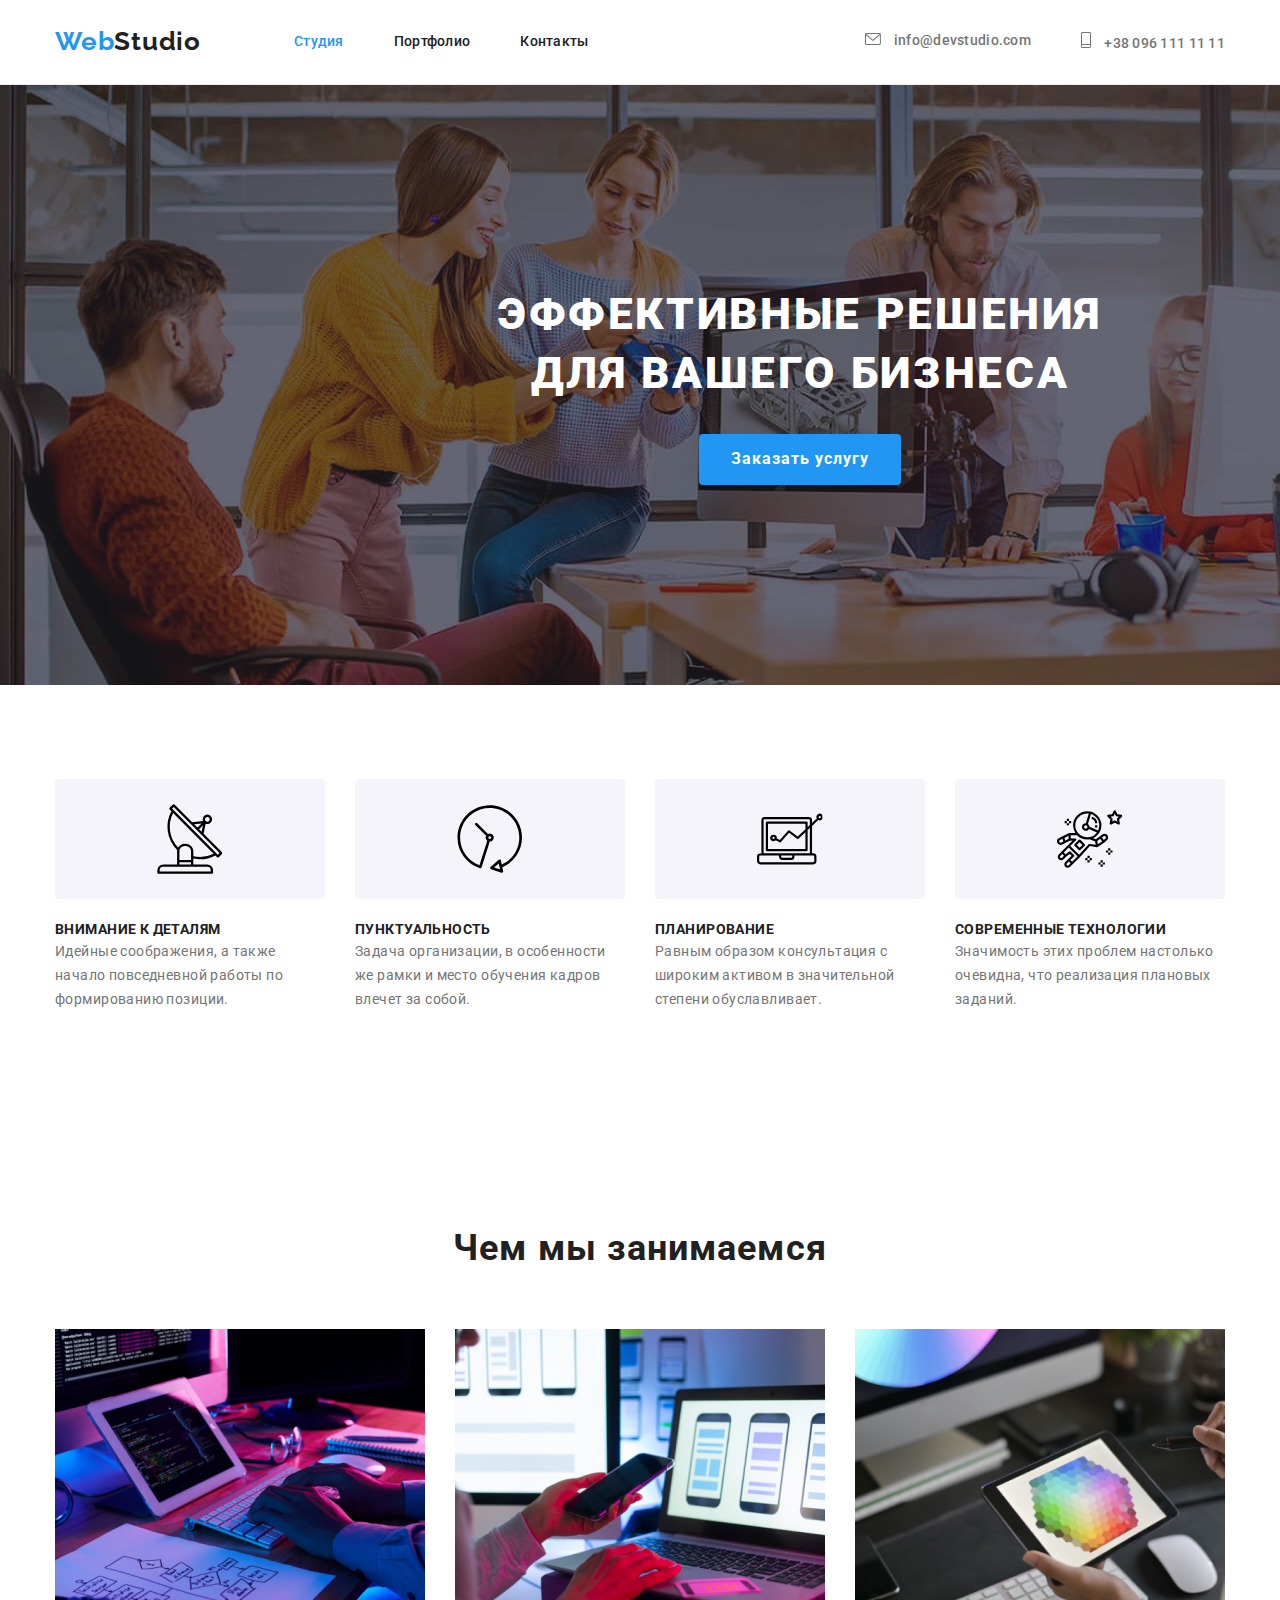
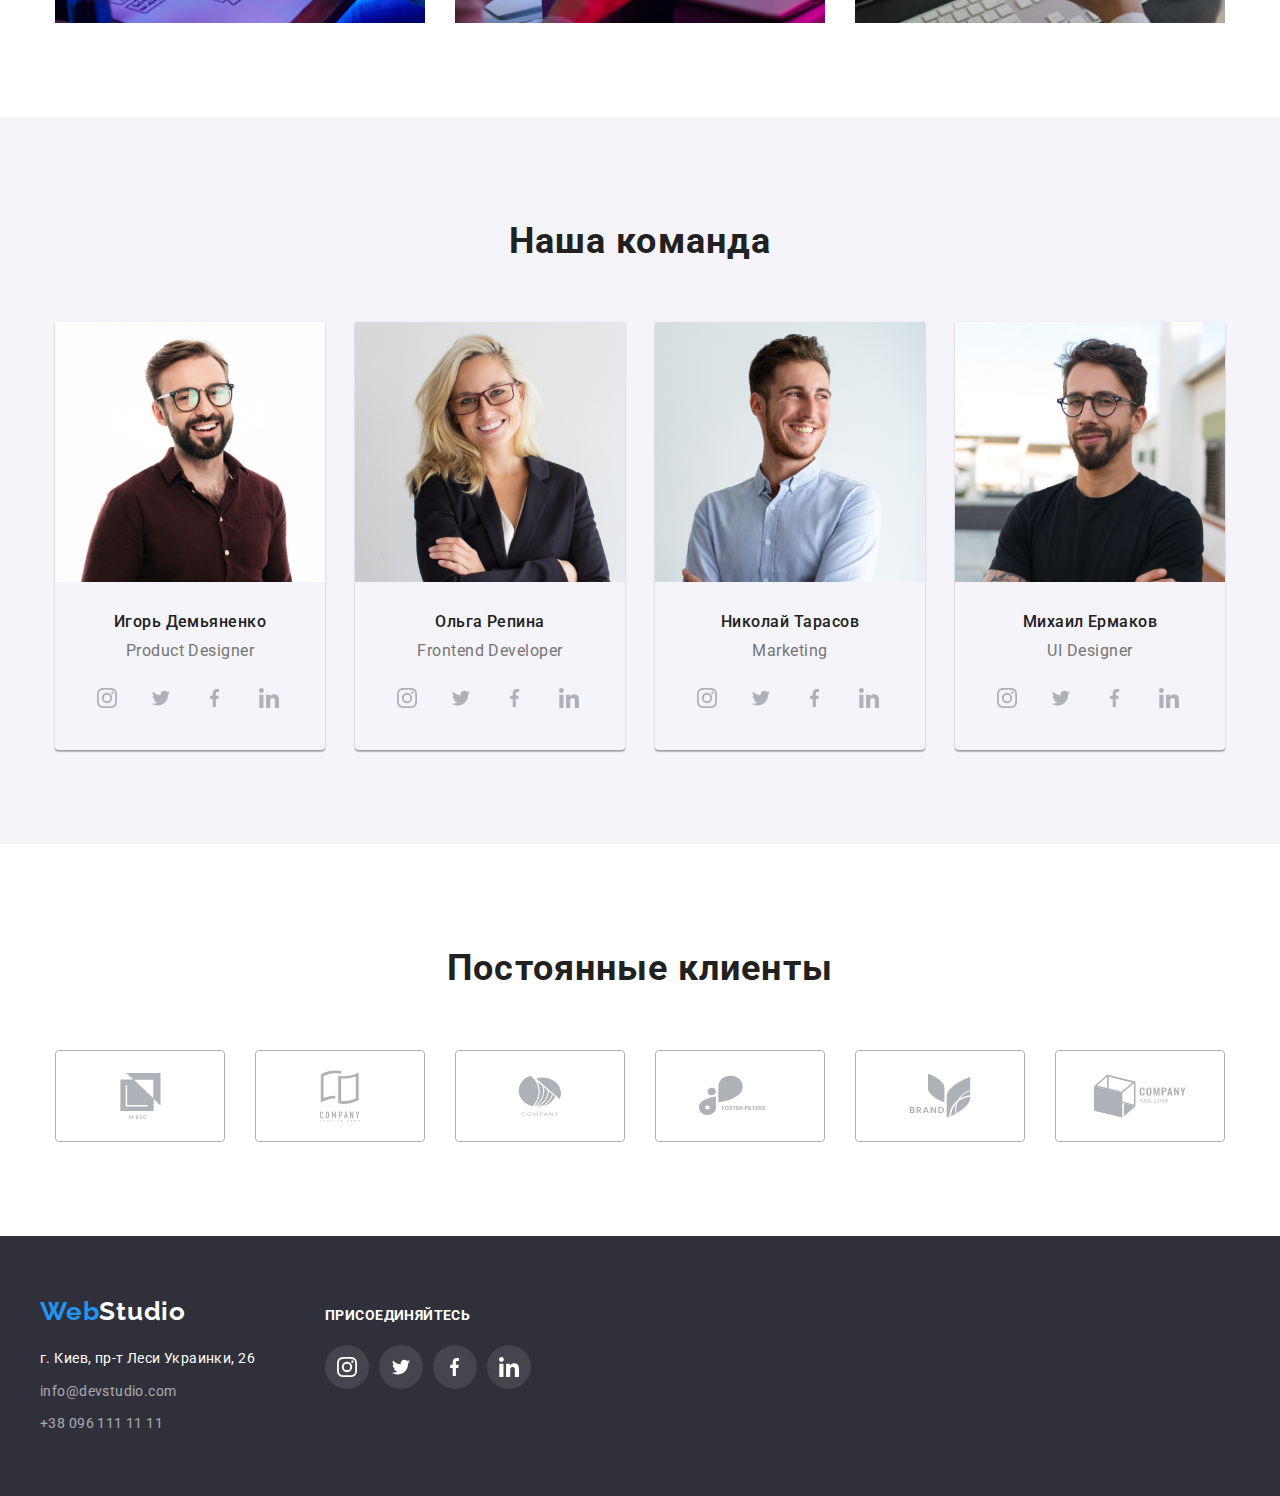
<file: index.html>
<!DOCTYPE html>
<html lang="ru">
<head>
    <meta charset="UTF-8">
    <meta http-equiv="X-UA-Compatible" content="IE=edge">
    <meta name="viewport" content="width=device-width, initial-scale=1.0">
    <title>Document</title>
    <link href="https://fonts.googleapis.com/css2?family=Raleway:wght@700&family=Roboto:wght@400;500;700;900&display=swap" rel="stylesheet">
    <link rel="stylesheet" href="https://cdnjs.cloudflare.com/ajax/libs/modern-normalize/1.0.0/modern-normalize.min.css">
    <link rel="stylesheet" href="./css/styles.css">
</head>
<body>
    <header class="header-page">
        <div class="container">
            <a href="" class="logo-header link"><span>Web</span>Studio</a>

            <nav class="nav">
                <ul class="nav-list list">
                    <li class="nav-item"><a href="./index.html" class="current link">Студия</a></li>
                    <li class="nav-item"><a href="./portfolio.html" class="link">Портфолио</a></li>
                    <li class="nav-item"><a href="" class="link">Контакты</a></li>
                </ul>   
            </nav>

            <ul class="contacts-header list">
                <li class="contact-item">
                    <a href="mailto:info@devstudio.com" class="link">
                        <svg class="icon-mail" width="16" hight="12">
                            <use href="img/symbol.svg#icon-mail"></use>
                        </svg>
                            info@devstudio.com</a>
                </li>
                   
                <li class="contact-item"><a href="tel:+380961111111" class="link">
                    <svg class="icon-phone">
                        <use href="img/symbol.svg#icon-phone"></use>
                    </svg>
                    +38 096 111 11 11</a>
                </li>
            </ul>
        </div>
    </header>
    <main>
        <section class="hero">
            <div container>
                <h1 class="hero-title">Эффективные решения <br> для вашего бизнеса</h1>
                <button type="button" class="hero-button">Заказать услугу</button>
            </div>            
        </section>

        <section class="soft-skills section">
            <div class="container"> 
                <h2 class="no-title title">Логический заголовок</h2>
                <ul class="soft-skills-list list">
                    <li class="soft-item item">
                        <div class="icon-div-soft">
                            <svg class="icon-vector-1" width="65.32" hight="70">
                                <use href="./img/symbol.svg#icon-vector-1"></use>
                            </svg>
                        </div>
                        <h3 class="list-title">Внимание к деталям</h3>
                        <p class="text">Идейные соображения, а также начало повседневной работы по формированию позиции.</p>
                    </li>
                    <li class="soft-item item">
                        <div class="icon-div-soft">
                            <svg class="icon-vector-2" width="65.32" hight="70">
                                <use href="./img/symbol.svg#icon-vector-2"></use>
                            </svg>
                        </div>
                        <h3 class="list-title">Пунктуальность</h3>
                        <p class="text">Задача организации, в особенности же рамки и место обучения кадров влечет за собой.</p>
                    </li>
                    <li class="soft-item item">
                        <div class="icon-div-soft">
                            <svg class="icon-vector-2" width="65.32" hight="70">
                                <use href="./img/symbol.svg#icon-vector-3"></use>
                            </svg>
                        </div>
                        <h3 class="list-title">Планирование</h3>
                        <p class="text">Равным образом консультация с широким активом в значительной степени обуславливает.</p>
                    </li>
                    <li class="soft-item item">
                        <div class="icon-div-soft">
                            <svg class="icon-vector-2" width="65.32" hight="70">
                                <use href="./img/symbol.svg#icon-vector-4"></use>
                            </svg>
                        </div>
                        <h3 class="list-title">Современные технологии</h3>
                        <p class="text">Значимость этих проблем настолько очевидна, что реализация плановых заданий.</p>
                    </li>
                </ul>
            </div>
        </section>
        <section class="busines section">
            <h2 class="title">Чем мы занимаемся</h2>
            <ul class="busines-list container list">
                <li class="item"><img src="./img/img.jpg" alt="Программирование" width="370"></li>
                <li class="item"><img src="./img/img(1).jpg" alt="Анализ" width="370"></li>
                <li class="item"><img src="./img/img(2).jpg" alt="Дизайн" width="370"></li>
            </ul>
        </section>
        <section class="team section">
            <h2 class="title">Наша команда</h2>
            <ul class="team-list list container">
                <li class="team-item  item">
                    <img src="./img/img(3).jpg" alt="Игорь Демьяненко" width="270">
                    <div class="team-group-div">
                        <h3 class="name-title">Игорь Демьяненко</h3>
                        <p class="position">Product Designer</p>
                        <ul class="social-list list">
                            <li class="social-item">
                                <a class="svg-container link" href="" width="44" height="44">
                                    <svg class="social-icon" width="20" height="20">
                                        <use href="./img/symbol.svg#icon-instagram"></use>
                                    </svg>
                                </a>
                            </li>
                            <li class="social-item">
                                <a class="svg-container link" href="" width="44" height="44">
                                    <svg class="social-icon" width="20" height="16.25">
                                        <use href="./img/symbol.svg#icon-twitter"></use>
                                    </svg>
                                </a>
                            </li>
                            <li class="social-item">
                                <a class="svg-container link" href="" width="44" height="44">
                                    <svg class="social-icon" width="10" height="20">
                                        <use href="./img/symbol.svg#icon-facebook"></use>
                                    </svg>
                                </a>
                            </li>
                            <li class="social-item">
                                <a class="svg-container link" href="" width="44" height="44">
                                    <svg class="social-icon" width="20" height="20">
                                        <use href="./img/symbol.svg#icon-linkedin"></use>
                                    </svg>
                                </a>
                            </li>
                        </ul>
                    </div>
                </li>
                <li class="team-item  item">
                    <img src="./img/img(4).jpg" alt="Ольга Репина" width="270">
                    <div class="team-group-div">
                        <h3 class="name-title">Ольга Репина</h3>
                        <p class="position">Frontend Developer</p>
                        <ul class="social-list list">
                            <li class="social-item">
                                <a class="svg-container link" href="" width="44" height="44">
                                    <svg class="social-icon" width="20" height="20">
                                        <use href="./img/symbol.svg#icon-instagram"></use>
                                    </svg>
                                </a>
                            </li>
                            <li class="social-item">
                                <a class="svg-container link" href="" width="44" height="44">
                                    <svg class="social-icon" width="20" height="16.25">
                                        <use href="./img/symbol.svg#icon-twitter"></use>
                                    </svg>
                                </a>
                            </li>
                            <li class="social-item">
                                <a class="svg-container link" href="" width="44" height="44">
                                    <svg class="social-icon" width="10" height="20">
                                        <use href="./img/symbol.svg#icon-facebook"></use>
                                    </svg>
                                </a>
                            </li>
                            <li class="social-item">
                                <a class="svg-container link" href="" width="44" height="44">
                                    <svg class="social-icon" width="20" height="20">
                                        <use href="./img/symbol.svg#icon-linkedin"></use>
                                    </svg>
                                </a>
                            </li>
                        </ul>  
                    </div>
                </li>
                <li class="team-item  item">
                    <img src="./img/img(5).jpg" alt="Николай Тарасов" width="270">
                    <div class="team-group-div">
                        <h3 class="name-title">Николай Тарасов</h3>
                        <p class="position">Marketing</p>
                        <ul class="social-list list">
                            <li class="social-item">
                                <a class="svg-container link" href="" width="44" height="44">
                                    <svg class="social-icon" width="20" height="20">
                                        <use href="./img/symbol.svg#icon-instagram"></use>
                                    </svg>
                                </a>
                            </li>
                            <li class="social-item">
                                <a class="svg-container link" href="" width="44" height="44">
                                    <svg class="social-icon" width="20" height="16.25">
                                        <use href="./img/symbol.svg#icon-twitter"></use>
                                    </svg>
                                </a>
                            </li>
                            <li class="social-item">
                                <a class="svg-container link" href="" width="44" height="44">
                                    <svg class="social-icon" width="10" height="20">
                                        <use href="./img/symbol.svg#icon-facebook"></use>
                                    </svg>
                                </a>
                            </li>
                            <li class="social-item">
                                <a class="svg-container link" href="" width="44" height="44">
                                    <svg class="social-icon" width="20" height="20">
                                        <use href="./img/symbol.svg#icon-linkedin"></use>
                                    </svg>
                                </a>
                            </li>
                        </ul>
                    </div>    
                </li>
                <li class="team-item item">
                    <img src="./img/img(6).jpg" alt="Михаил Ермаков" width="270">
                    <div class="team-group-div">
                        <h3 class="name-title">Михаил Ермаков</h3>
                        <p class="position">UI Designer</p>
                        <ul class="social-list list">
                            <li class="social-item">
                                <a class="svg-container link" href="" width="44" height="44">
                                    <svg class="social-icon" width="20" height="20">
                                        <use href="./img/symbol.svg#icon-instagram"></use>
                                    </svg>
                                </a>
                            </li>
                            <li class="social-item">
                                <a class="svg-container link" href="" width="44" height="44">
                                    <svg class="social-icon" width="20" height="16.25">
                                        <use href="./img/symbol.svg#icon-twitter"></use>
                                    </svg>
                                </a>
                            </li>
                            <li class="social-item">
                                <a class="svg-container link" href="" width="44" height="44">
                                    <svg class="social-icon" width="10" height="20">
                                        <use href="./img/symbol.svg#icon-facebook"></use>
                                    </svg>
                                </a>
                            </li>
                            <li class="social-item">
                                <a class="svg-container link" href="" width="44" height="44">
                                    <svg class="social-icon" width="20" height="20">
                                        <use href="./img/symbol.svg#icon-linkedin"></use>
                                    </svg>
                                </a>
                            </li>
                        </ul>
                    </div>
                </li>
            </ul>   
        </section>
        <section class="company section">
            <h2 class="title">Постоянные клиенты</h2>            
            <ul class="company-list container list">
                <li class="company-item">
                    <a class="company-link" href="">
                        <svg class="company-icon" width="41" height="46">
                            <use href="./img/symbol.svg#icon-yaco"></use>
                        </svg>
                    </a>
                </li>
                <li class="company-item">
                    <a class="company-link" href="">
                        <svg class="company-icon" width="40" height="52">
                            <use href="./img/symbol.svg#icon-comany-tag-line-here"></use>
                        </svg>
                    </a>
                </li>
                <li class="company-item">
                    <a class="company-link" href="">
                        <svg class="company-icon" width="43.46" height="41.18">
                            <use href="./img/symbol.svg#icon-company"></use>
                        </svg>
                    </a>
                </li>
                <li class="company-item">
                    <a class="company-link" href="">
                        <svg class="company-icon" width="84.44" height="40.62">
                            <use href="./img/symbol.svg#icon-foster-peters"></use>
                        </svg>
                    </a>
                </li>
                <li class="company-item">
                    <a class="company-link" href="">
                        <svg class="company-icon" width="62.54" height="45.43">
                            <use href="./img/symbol.svg#icon-brend"></use>
                        </svg>
                    </a>
                </li>
                <li class="company-item">
                    <a class="company-link" href="">
                        <svg class="company-icon" width="93.79" height="43.93">
                            <use href="./img/symbol.svg#icon-company-tg"></use>
                        </svg>
                    </a>
                </li>
            </ul>
        </section>
    </main>
    <footer class="site-footer">
        <div class="container footer">
        <div class="Logo-footer-container">
            <a href="" class="logo-footer link"><span>Web</span>Studio</a>
            <address class="address">
                <ul class="address-list list">
                    <li class="address-item"><a href="" class="address-link">г. Киев, пр-т Леси Украинки, 26</a></li>
                    <li class="address-item"><a href="mailto:info@devstudio.com" class="link">info@devstudio.com</a></li>
                    <li class="address-item"><a href="tel:+380961111111" class="link">+38 096 111 11 11</a></li>
                </ul>
            </address>
            </div>
            <div class="social-div">
                <b>присоединяйтесь</b>
                <ul class="social-list list">
                    <li class="social-item">
                        <a class="svg-container footer link" href="" width="44" height="44">
                            <svg class="social-icon" width="20" height="20">
                                <use href="./img/symbol.svg#icon-instagram"></use>
                            </svg>
                        </a>
                    </li>
                    <li class="social-item">
                        <a class="svg-container footer link" href="" width="44" height="44">
                            <svg class="social-icon" width="20" height="16.25">
                                <use href="./img/symbol.svg#icon-twitter"></use>
                            </svg>
                        </a>
                    </li>
                    <li class="social-item">
                        <a class="svg-container footer link" href="" width="44" height="44">
                            <svg class="social-icon" width="10" height="20">
                                <use href="./img/symbol.svg#icon-facebook"></use>
                            </svg>
                        </a>
                    </li>
                    <li class="social-item">
                        <a class="svg-container footer link" href="" width="44" height="44">
                            <svg class="social-icon" width="20" height="20">
                                <use href="./img/symbol.svg#icon-linkedin"></use>
                            </svg>
                        </a>
                    </li>
                </ul>
                </div>    
            </div>
    </footer>  
</body>
</html>
</file>
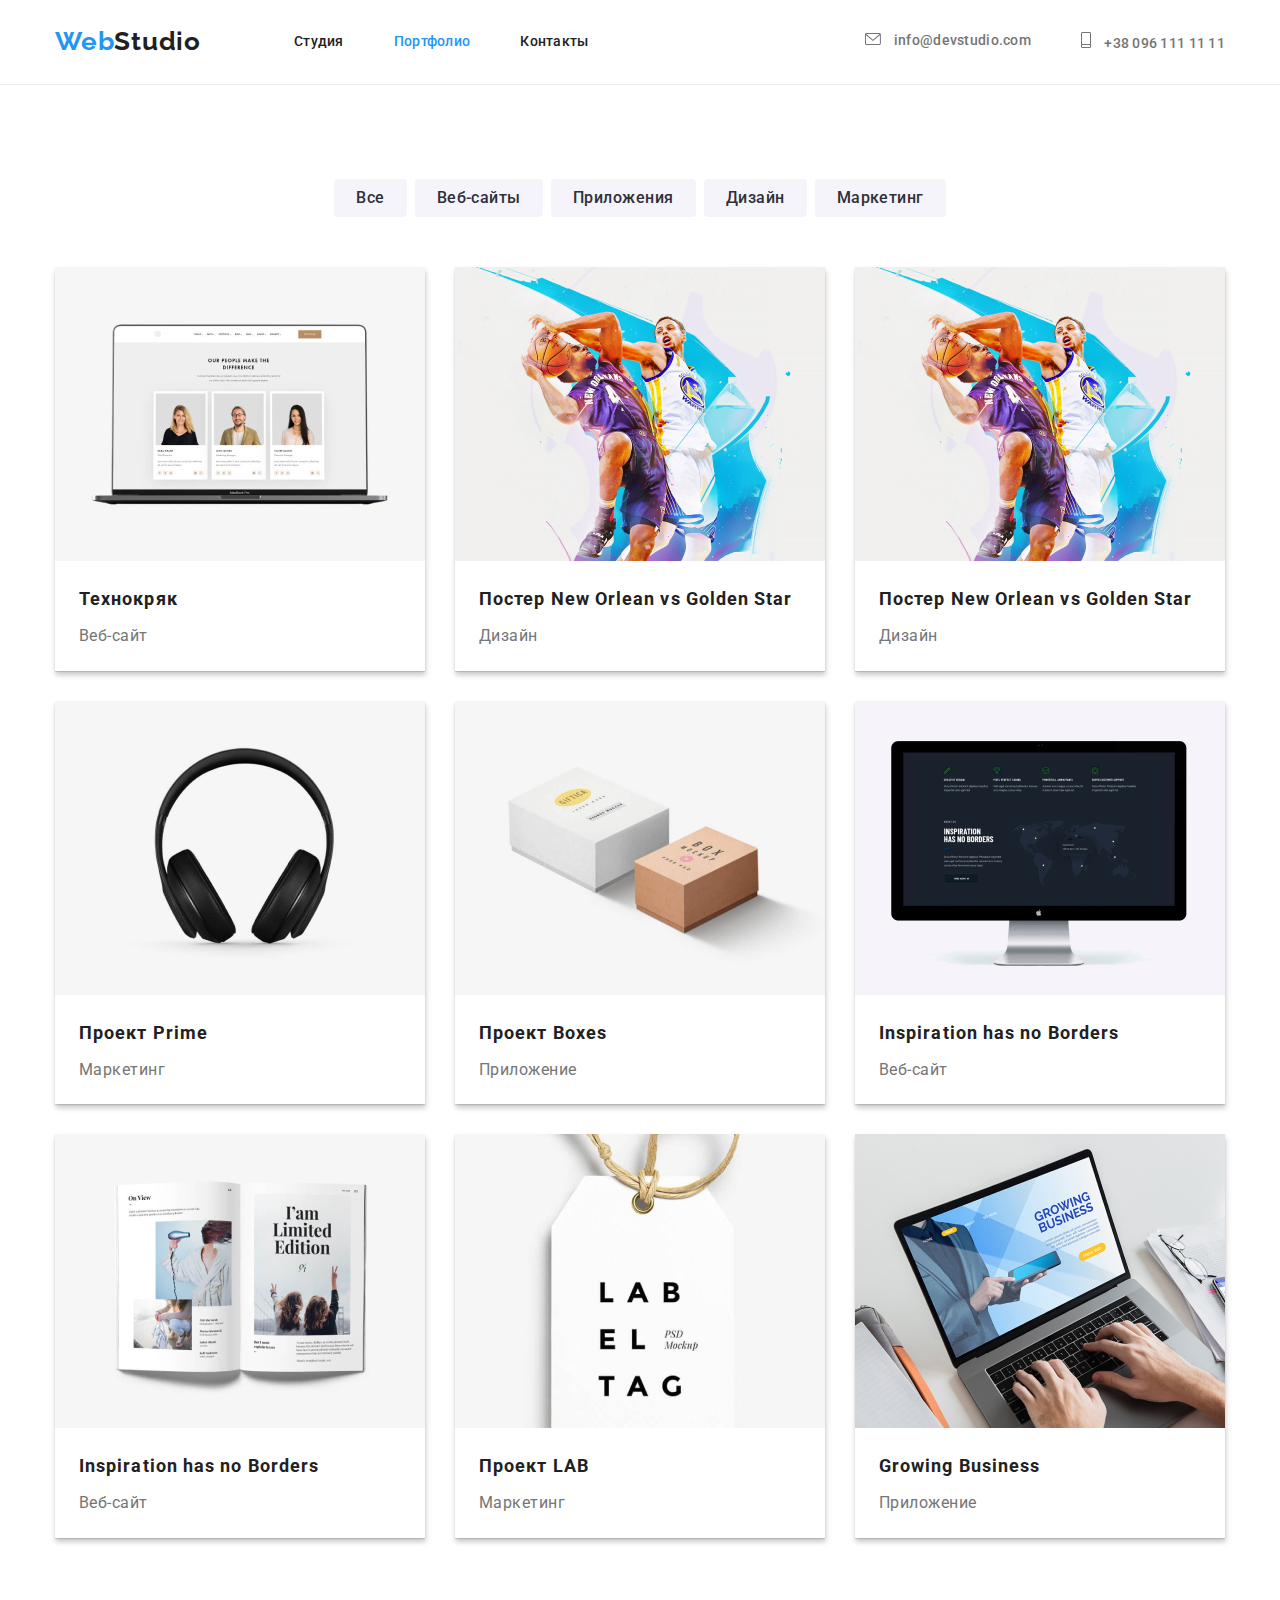
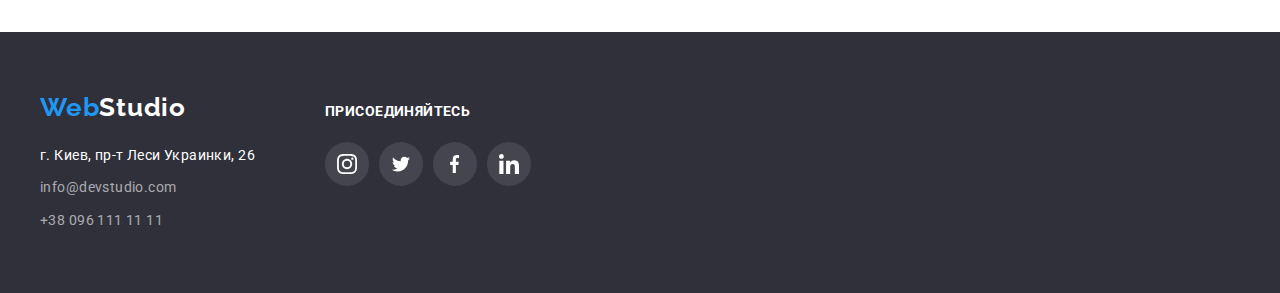
<file: portfolio.html>
<!DOCTYPE html>
<html lang="ru">
<head>
    <meta charset="UTF-8">
    <meta http-equiv="X-UA-Compatible" content="IE=edge">
    <meta name="viewport" content="width=device-width, initial-scale=1.0">
    <title>Document</title>
    <link href="https://fonts.googleapis.com/css2?family=Raleway:wght@700&family=Roboto:wght@400;500;700;900&display=swap" rel="stylesheet">
    <link rel="stylesheet" href="https://cdnjs.cloudflare.com/ajax/libs/modern-normalize/1.0.0/modern-normalize.min.css">
    <link rel="stylesheet" href="./css/styles.css">
</head>
<body>
    <header class="header-page">
        <div class="container">
            <a href="" class="logo-header link"><span>Web</span>Studio</a>
    
            <nav class="nav">
                <ul class="nav-list list">
                    <li class="nav-item"><a href="./index.html" class="link">Студия</a></li>
                    <li class="nav-item"><a href="./portfolio.html" class="current link">Портфолио</a></li>
                    <li class="nav-item"><a href="" class="link">Контакты</a></li>
                </ul>
            </nav>
    
            <ul class="contacts-header list">
                <li class="contact-item">
                    <a href="mailto:info@devstudio.com" class="link">
                        <svg class="icon-mail" width="16" hight="12">
                            <use href="img/symbol.svg#icon-mail"></use>
                        </svg>
                        info@devstudio.com</a>
                </li>
    
                <li class="contact-item"><a href="tel:+380961111111" class="link">
                        <svg class="icon-phone">
                            <use href="img/symbol.svg#icon-phone"></use>
                        </svg>
                        +38 096 111 11 11</a>
                </li>
            </ul>
        </div>
    </header>
    <main>
        <section class="filter-section section">
            <div class="portfolio-container container">
                <h1 class="no-title">Виды разработок</h1>
                <ul class="filter-list list">
                    <li class="button-li"><button type="button" class="filter-button">Все</button></li>
                    <li class="button-li"><button type="button" class="filter-button">Веб-сайты</button></li>
                    <li class="button-li"><button type="button" class="filter-button">Приложения</button></li>
                    <li class="button-li"><button type="button" class="filter-button">Дизайн</button></li>
                    <li class="button-li"><button type="button" class="filter-button">Маркетинг</button></li>
                </ul>
                
                <ul class="portfolio-list list">
                    <li class="portfolio-items">
                        <a href="" class="link">
                            <img src="./img/img(7).jpg" alt="Технокряк" width="370">
                            <div class="group-div">
                                <h2 class="product-naming">Технокряк</h2>
                                <p class="product-type">Веб-сайт</p>
                            </div>
                        </a>
                    </li>
                    <li class="portfolio-items">
                        <a href="" class="link">
                            <img src="./img/img(8).jpg" alt="Постер New Orlean vs Golden Star" width="370">
                            <div class="group-div">
                                <h2 class="product-naming">Постер New Orlean vs Golden Star</h2>
                                <p class="product-type">Дизайн</p>
                            </div>
                        </a>
                    </li>
                    <li class="portfolio-items">
                        <a href="" class="link">
                            <img src="./img/img(8).jpg" alt="Постер New Orlean vs Golden Star" width="370">
                            <div class="group-div">
                                <h2 class="product-naming">Постер New Orlean vs Golden Star</h2>
                                <p class="product-type">Дизайн</p>
                            </div>
                        </a>
                    </li>
                    <li class="portfolio-items">
                        <a href="" class="link">
                            <img src="./img/img(10).jpg" alt="Проект Prime" width="370">
                            <div class="group-div">
                                <h2 class="product-naming">Проект Prime</h2>
                                <p class="product-type">Маркетинг</p>
                            </div>
                        </a>
                    </li>
                    <li class="portfolio-items">
                        <a href="" class="link">
                            <img src="./img/img(11).jpg" alt="Проект Boxes" width="370">
                            <div class="group-div">
                                <h2 class="product-naming">Проект Boxes</h2>
                                <p class="product-type">Приложение</p>
                            </div>
                        </a>
                    </li>
                    <li class="portfolio-items">
                        <a href="" class="link">
                            <img src="./img/img(12).jpg" alt="Inspiration has no Borders" width="370">
                            <div class="group-div">
                                <h2 class="product-naming">Inspiration has no Borders</h2>
                                <p class="product-type">Веб-сайт</p>
                            </div>
                        </a>
                    </li>
                    <li class="portfolio-items">
                        <a href="" class="link">
                            <img src="./img/img(13).jpg" alt="Издание Limited Edition" width="370">
                            <div class="group-div">
                                <h2 class="product-naming">Inspiration has no Borders</h2>
                                <p class="product-type">Веб-сайт</p>
                            </div>
                        </a>
                    </li>
                    <li class="portfolio-items">
                        <a href="" class="link">
                            <img src="./img/img(14).jpg" alt="Проект LAB" width="370">
                            <div class="group-div">
                                <h2 class="product-naming">Проект LAB</h2>
                                <p class="product-type">Маркетинг</p>
                            </div>
                        </a>
                    </li>
                    <li class="portfolio-items">
                        <a href="" class="link">
                            <img src="./img/img(15).jpg" alt="Growing Business" width="370">
                            <div class="group-div">
                                <h2 class="product-naming">Growing Business</h2>
                                <p class="product-type">Приложение</p>
                            </div>
                        </a>
                    </li>
                </ul>
            </div>    
        </section>
    </main>
    <footer class="site-footer">
        <div class="container footer">
            <div class="Logo-footer-container">
                <a href="" class="logo-footer link"><span>Web</span>Studio</a>
                <address class="address">
                    <ul class="address-list list">
                        <li class="address-item"><a href="" class="address-link">г. Киев, пр-т Леси Украинки, 26</a></li>
                        <li class="address-item"><a href="mailto:info@devstudio.com" class="link">info@devstudio.com</a>
                        </li>
                        <li class="address-item"><a href="tel:+380961111111" class="link">+38 096 111 11 11</a></li>
                    </ul>
                </address>
            </div>
            <div class="social-div">
                <b>присоединяйтесь</b>
                <ul class="social-list list">
                    <li class="social-item">
                        <a class="svg-container footer link" href="" width="44" height="44">
                            <svg class="social-icon" width="20" height="20">
                                <use href="./img/symbol.svg#icon-instagram"></use>
                            </svg>
                        </a>
                    </li>
                    <li class="social-item">
                        <a class="svg-container footer link" href="" width="44" height="44">
                            <svg class="social-icon" width="20" height="16.25">
                                <use href="./img/symbol.svg#icon-twitter"></use>
                            </svg>
                        </a>
                    </li>
                    <li class="social-item">
                        <a class="svg-container footer link" href="" width="44" height="44">
                            <svg class="social-icon" width="10" height="20">
                                <use href="./img/symbol.svg#icon-facebook"></use>
                            </svg>
                        </a>
                    </li>
                    <li class="social-item">
                        <a class="svg-container footer link" href="" width="44" height="44">
                            <svg class="social-icon" width="20" height="20">
                                <use href="./img/symbol.svg#icon-linkedin"></use>
                            </svg>
                        </a>
                    </li>
                </ul>
            </div>
        </div>
    </footer>
</body>
</html>
</file>
<file: css/styles.css>
:root {
	--primary-background-color: #ffffff;
	--secondary-background-color: #f5f4fa;
	--footer-background-color: #2f303a;
	--focus-color: #2196f3;
	--primary-font-color: #757575;
	--secondary-font-color: #212121;
	--icon-color: #AFB1B8;
}

body {
	background-color: var(--primary-background-color);
	color: var(--primary-font-color);

	font-family: "Roboto", sans-serif;
	font-size: 14px;
	line-height: 1.71;
	letter-spacing: 0.03em;
}
/* Обнуление/Скрытие элементов/общие стили */

.list {
	margin: 0px;
	padding: 0px;
	list-style: none;
}

.no-title {
	display: none;
}

.link {
	color: inherit;
	text-decoration: none;
}

h1,
h2,
h3,
h4,
h5,
h6,
p {
	margin: 0px;
}

.container {
	width: 1200px;
	padding: 0px 15px;
	margin: 0 auto;
	display: flex;
	align-items: center;
}

img {
	display: block;
}

.title {
	margin-bottom: 50px;
	color: var(--secondary-font-color);

	font-weight: 700;
	font-size: 36px;
	line-height: 1.7;
	text-align: center;
	letter-spacing: 0.03em;
}

.section {
	padding-top: 94px;
	padding-bottom: 94px;
}

.current {
	color: var(--focus-color);
}

.item:not(:last-child){
	margin-right: 30px;
}


/* ----------header-page---------- */

.header-page {
	border-bottom: 1px solid #ececec;
}

/* -----For logo----- */

.logo-header {
	margin-right: 93px;
	color: var(--secondary-font-color);

	font-family: 'Raleway', sans-serif;
	font-weight: 700;
	font-size: 26px;
	line-height: 1.2;
	letter-spacing: 0.03em;
}

.logo-header {
	padding-top: 24px;
	padding-bottom: 25px;
}

.logo-header span {
	color: var(--focus-color);
}

.logo-header:hover{
	color: var(--focus-color);
}

/* -----Navigation----- */

	.nav-list {
	display: flex;

	color: var(--secondary-font-color);

	font-weight: 500;
	font-size: 14px;
	line-height: 1.4;
	letter-spacing: 0.02em;
}

.nav-list .link:hover,
.nav-list .link:focus {
	color: var(--focus-color);
}

.nav-item:not(:last-child) {
	margin-right: 50px;
}

.nav-item .link {
	display: block;

	padding-top: 32px;
	padding-bottom: 32px;
}

/* -----Contacts----- */

.contacts-header {
	display: flex;
	margin-left:auto;

	font-weight: 500;
	font-size: 14px;
	line-height: 16px;
	letter-spacing: 0.02em;
}

.contact-item .link {
	display: block;
	padding-top: 32px;
	padding-bottom: 32px;
}

.contact-item {
	display: flex;
}

.contacts-header .link:hover,
.contacts-header .link:focus{
color: var(--focus-color);
}

.contact-item:not(:last-child) {
	margin-right: 50px;
}

.icon-mail {

	width: 16px;
	height: 12px;
	margin-right: 10px;
	fill: currentColor;
}

.icon-phone {
	width: 10px;
	height: 16px;
	margin-right: 10px;
	fill: currentColor;
}

/* --------------Footer-------------- */

.site-footer {
	background-color: var(--footer-background-color);
}

.site-footer .container {
	display: block;
	padding: 60px 0px;
}

.logo-footer {
	display: block;
	margin-bottom: 20px;

	color: var(--primary-background-color);

	font-family: 'Raleway', sans-serif;

	font-weight: 700;
	font-size: 26px;
	line-height: 1.2;
	letter-spacing: 0.03em;
}

.logo-footer.link span {
	color: var(--focus-color);
}

.logo-footer:hover,
.logo-footer:focus {
	color: var(--focus-color);
}

.address{
	font-style: normal;	
}

.address-link {
	text-decoration: none;
	color: var(--primary-background-color);
}

.address-item{
	font-size: 14px;
	line-height: 1.7;
	letter-spacing: 0.03em;
	color: rgba(255, 255, 255, 0.6);
}

.address-item:not(:last-child) {
	margin-bottom: 9px;
}

.address-item .link:hover,
.address-item .link:focus {
	color: var(--focus-color);
}

.container.footer {
	display: flex;
	align-items: baseline;
}

.Logo-footer-container {
	margin-right: 70px;
}

b {
	display: block;
	margin-bottom: 20px;

	color: var(--primary-background-color);

	font-weight: 700;
	font-size: 14px;
	line-height: 1.4;
	letter-spacing: 0.03em;
	text-transform: uppercase;
}

.svg-container.footer {
	color: var(--primary-background-color);
	background-color: rgba(255, 255, 255, 0.1);
	border-radius: 50px;
}


/* ----------Maine content---------- */

/* -----Hero content----- */

.hero {
	margin-left: auto;
	margin-right: auto;
	padding-top: 200px;
	padding-bottom: 200px;
	width: 1600px;

	background-image: linear-gradient( to right, rgba(47, 48, 58, 0.4),  rgba(47, 48, 58, 0.4)), url(../img/preview.jpg);
	background-color: var(--footer-background-color);
}


.hero-title {
	
	color: var(--primary-background-color);

	font-weight: 900;
	font-size: 44px;
	line-height: 1.36;
	text-align: center;
	letter-spacing: 0.06em;
	text-transform: uppercase;
}

.hero-button { 
	margin-top: 30px;
	margin-left: auto;
	margin-right: auto;
	padding: 10px 32px;
	min-width: 200px;

	color: var(--primary-background-color);
	background-color: var(--focus-color);
	

	font-weight: 700;
	font-size: 16px;
	line-height: 1.9;
	display: flex;
	align-items: center;
	text-align: center;
	letter-spacing: 0.06em;
	box-shadow: 0px 4px 4px rgba(0, 0, 0, 0.15);
	border-radius: 4px;
	border-width: 0px;	
}


/* --------------Soft-skills-------------- */

.soft-skills-list {
	display: flex;
}

.icon-div-soft {
	width: 100%;
    height: 120px;
    border-radius: 4px;
    background-color: var(--secondary-background-color);
    display: flex;
    align-items: center;
    justify-content: center;
    margin-bottom: 30px;
}

.list-title {
	margin-bottom: 10px;
	color: var(--secondary-font-color);

	font-weight: 700;
	font-size: 14px;
	line-height: 1.4px;
	letter-spacing: 0.03em;
	text-transform: uppercase;
}

.soft-item {
	width: 270px;
	height: 251px;
}

/* ----------------------Team---------------------- */

.team {
	background-color: var(--secondary-background-color);
}

.name-title {
	margin-bottom: 10px;

	color: var(--secondary-font-color);

	font-weight: 500;
	font-size: 16px;
	line-height: 1.2;
	text-align: center;
	letter-spacing: 0.03em;
}

.position {
	margin-bottom: 16px;
	
	color: var(--primary-font-color);

	font-size: 16px;
	line-height: 1.2;
	text-align: center;
	letter-spacing: 0.03em;
}

.team-group-div {
	margin-top: 30px;
	padding-right: 30px;
	padding-left: 30px;
	padding-bottom: 30px;
}

.team-item {
	box-shadow: 0px 1px 3px rgba(0, 0, 0, 0.12), 0px 1px 1px rgba(0, 0, 0, 0.14), 0px 2px 1px rgba(0, 0, 0, 0.2);
	border-radius: 0px 0px 4px 4px;
}

.social-list.list {
	display: flex;
	align-content: center;
}


.social-item:not(:last-child) {
	margin-right: 10px;
}

.svg-container {
	width: 44px;
	height: 44px;
	border-radius: 50px;
    justify-content: center;
    align-items: center;
    color: var(--icon-color);
    cursor: pointer;
}

.social-icon{
	fill: currentColor;
}

.svg-container {
	display: flex;
	align-content: center;
}

.svg-container:hover,
.svg-container:focus{
	border-radius: 50px;
	color: var(--primary-background-color);
	background-color: var(--focus-color);
}

/* -----------Company section----------- */

/* -----Company----- */

.company-list{
	display: flex;
	align-content: center;
}

.company-item:not(:last-child){
	margin-right: 30px;
}

.company-link {
	display: flex;
	align-items: center;
	justify-content: center;

	width: 170px;
	height: 92px;

	border: 1px solid var(--icon-color);
	border-radius: 4px;
	color: var(--icon-color);

	background-color: var(--primary-background-color);
}

.company-icon{
	display: block;
	fill: currentColor;
}


.company-link:hover,
.company-link:focus {
	color: var(--focus-color);
	border: 1px solid var(--focus-color)
}


/* ---------------------Portfolio page--------------------- */


/* ---------Filter buttons--------- */
.portfolio-container {
	display: block;
}

.filter-list {
	display: flex;
	justify-content: center;
	margin-bottom: 50px;
}

.filter-button {
	padding: 6px 22px;
	height: 38px;
	
	color: var(--footer-background-color);
	background-color: var(--secondary-background-color);

	font-family: inherit;
	font-weight: 500;
	font-size: 16px;
	line-height: 1.62;
	text-align: center;
	letter-spacing: 0.03em;
	border: none;
	border-radius: 4px;
}

.button-li:not(:last-child) {
	margin-right: 8px;
}

.filter-button:hover,
.filter-button:focus {
	color: var(--primary-background-color);
	background-color: var(--focus-color);
	box-shadow: 0px 3px 1px rgba(0, 0, 0, 0.1), 0px 1px 2px rgba(0, 0, 0, 0.08), 0px 2px 2px rgba(0, 0, 0, 0.12);
	border-radius: 4px;
}

/* -------------portfolio-list------------- */

.product-naming {
	margin-bottom: 4px;

	color: var(--secondary-font-color);

	font-weight: 700;
	font-size: 18px;
	line-height: 2;
	letter-spacing: 0.06em;
}

.product-type {
	color: var(--primary-font-color);

	font-size: 16px;
	line-height: 1.87;
	letter-spacing: 0.03em;
}

.group-div {
	padding: 20px 24px;
}



.portfolio-list {
	display: flex;
	flex-wrap: wrap;
}

.portfolio-items {
	margin-bottom: 30px;
	margin-left: 30px;

	box-shadow: 0px 1px 1px rgba(0, 0, 0, 0.12), 0px 4px 4px rgba(0, 0, 0, 0.06), 1px 4px 6px rgba(0, 0, 0, 0.16);
}

.portfolio-items:nth-child(3n + 1) {
	margin-left: 0px;
}

.portfolio-items:nth-last-child(-n + 3) {
	margin-bottom: 0px;
}
</file>
